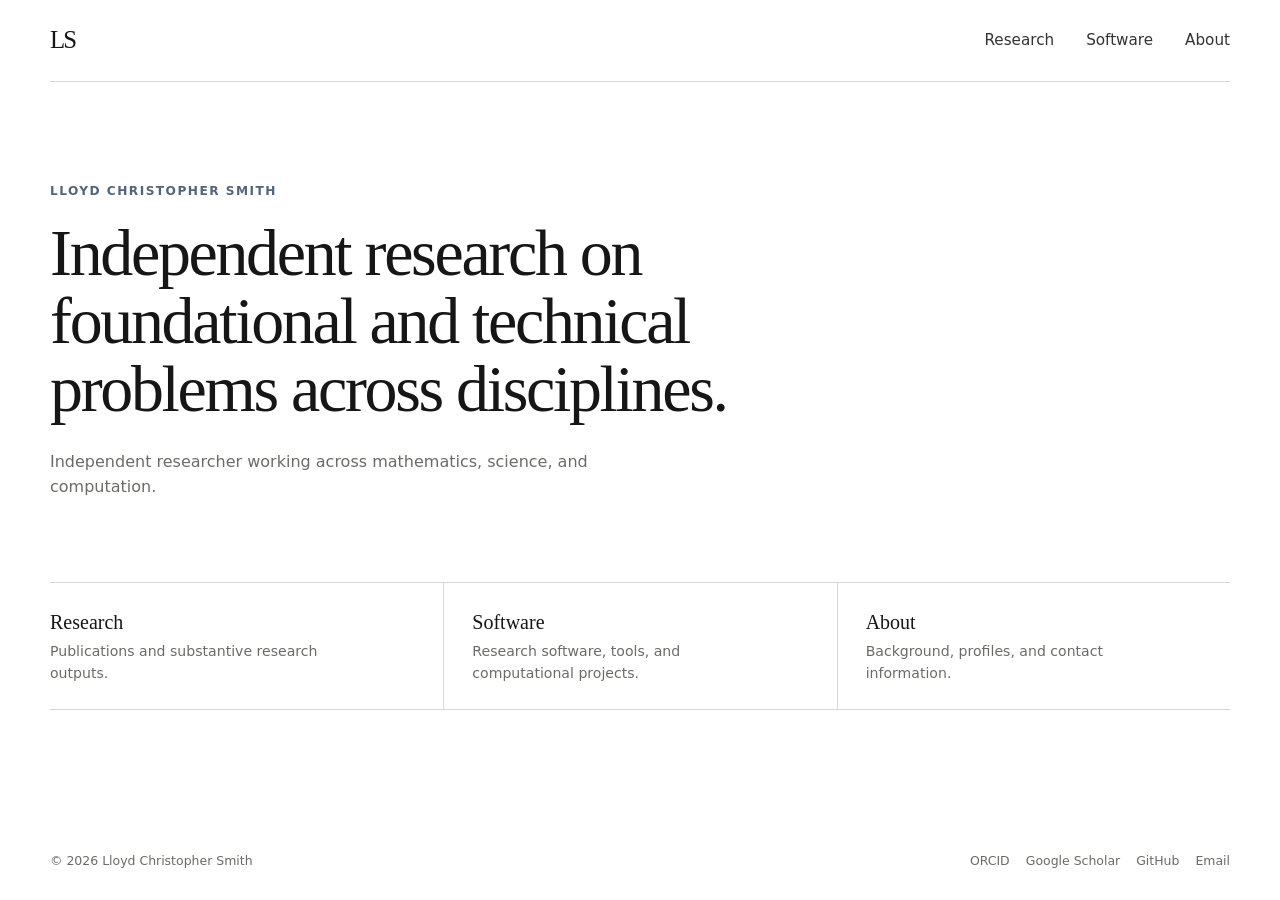
<file: index.html>
<!doctype html>
<html lang="en">
<head>
  <meta charset="utf-8">
  <meta name="viewport" content="width=device-width, initial-scale=1">
  <title>Lloyd Christopher Smith | Independent Researcher</title>
  <meta name="description" content="Independent research by Lloyd Christopher Smith across mathematics, science, and computation.">
  <meta name="author" content="Lloyd Christopher Smith">
  <meta name="theme-color" content="#fbfaf7">
  <link rel="canonical" href="https://lloydchristophersmith.com/">
  <link rel="me" href="https://orcid.org/0009-0001-9763-8435">
  <link rel="icon" href="/favicon.svg" type="image/svg+xml">
  <link rel="stylesheet" href="/styles.css">
  <script type="application/ld+json">
  {
    "@context": "https://schema.org",
    "@type": "Person",
    "name": "Lloyd Christopher Smith",
    "url": "https://lloydchristophersmith.com/",
    "jobTitle": "Independent Researcher",
    "email": "contact@lloydchristophersmith.com",
    "sameAs": [
      "https://orcid.org/0009-0001-9763-8435",
      "https://scholar.google.com/citations?user=XT76F5QAAAAJ&hl=en",
      "https://github.com/Lloyd-C-Smith"
    ]
  }
  </script>
</head>
<body>
  <div class="site">
    <header class="header">
      <a class="home-mark" href="/" aria-label="Home">LS</a>
      <nav aria-label="Primary navigation">
        <a href="/research/">Research</a>
        <a href="/software/">Software</a>
        <a href="/about/">About</a>
      </nav>
    </header>

    <main>
      <section class="hero">
        <p class="eyebrow">Lloyd Christopher Smith</p>
        <h1>Independent research on foundational and technical problems across disciplines.</h1>
        <p class="standfirst">Independent researcher working across mathematics, science, and computation.</p>
      </section>

      <section class="routes" aria-label="Sections">
        <a href="/research/">
          <span class="route-title">Research</span>
          <span class="route-copy">Publications and substantive research outputs.</span>
        </a>
        <a href="/software/">
          <span class="route-title">Software</span>
          <span class="route-copy">Research software, tools, and computational projects.</span>
        </a>
        <a href="/about/">
          <span class="route-title">About</span>
          <span class="route-copy">Background, profiles, and contact information.</span>
        </a>
      </section>
    </main>

    <footer class="footer">
      <span>© 2026 Lloyd Christopher Smith</span>
      <div class="footer-links">
        <a href="https://orcid.org/0009-0001-9763-8435" rel="me">ORCID</a>
        <a href="https://scholar.google.com/citations?user=XT76F5QAAAAJ&hl=en">Google Scholar</a>
        <a href="https://github.com/Lloyd-C-Smith">GitHub</a>
        <a href="mailto:contact@lloydchristophersmith.com">Email</a>
      </div>
    </footer>
  </div>
</body>
</html>
</file>
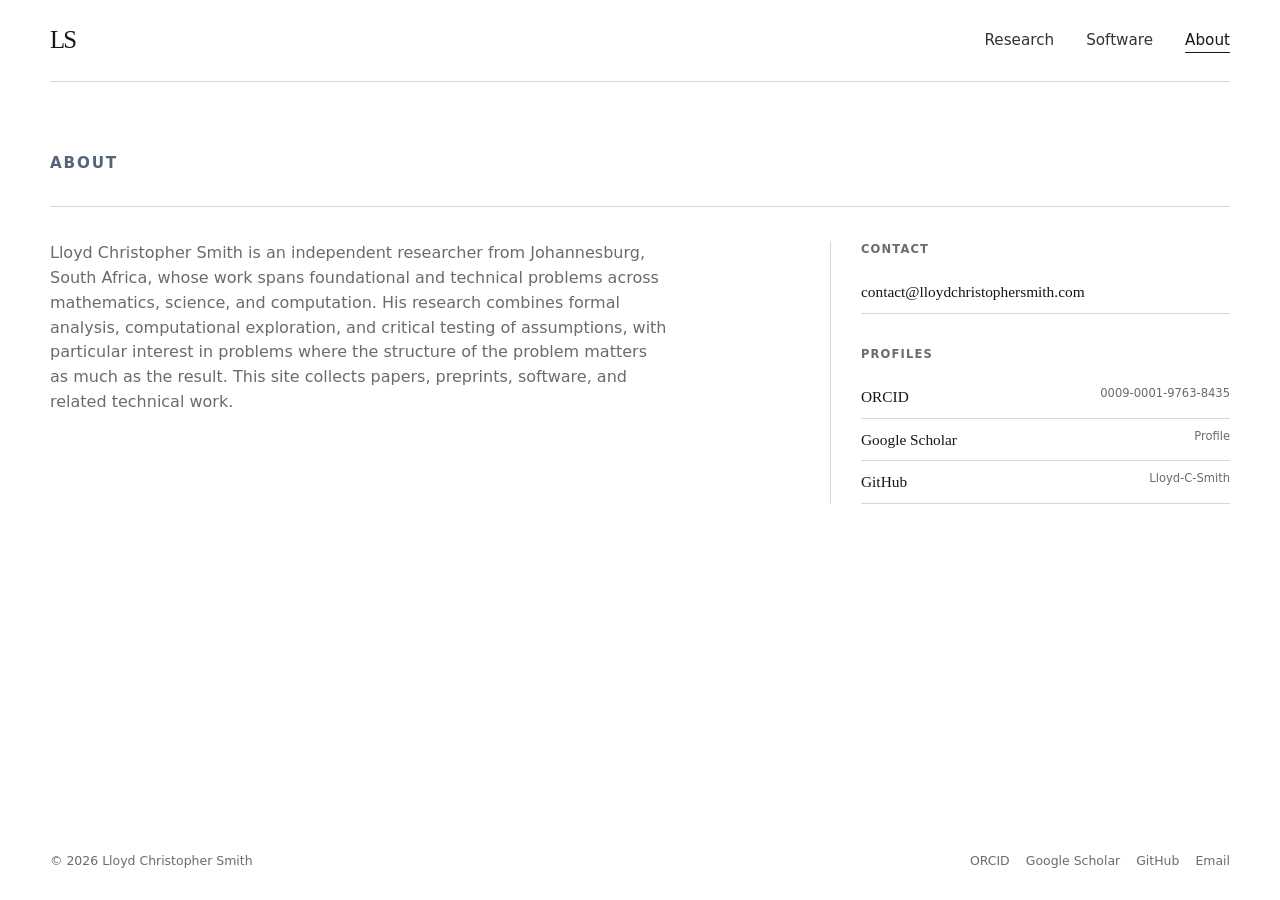
<file: about/index.html>
<!doctype html>
<html lang="en">
<head>
  <meta charset="utf-8">
  <meta name="viewport" content="width=device-width, initial-scale=1">
  <title>About | Lloyd Christopher Smith</title>
  <meta name="description" content="About Lloyd Christopher Smith, independent researcher.">
  <meta name="author" content="Lloyd Christopher Smith">
  <meta name="theme-color" content="#fbfaf7">
  <link rel="canonical" href="https://lloydchristophersmith.com/about/">
  <link rel="me" href="https://orcid.org/0009-0001-9763-8435">
  <link rel="icon" href="/favicon.svg" type="image/svg+xml">
  <link rel="stylesheet" href="/styles.css?v=20260819-0954">
  <style>
    .bio {
      max-width: 620px;
      margin: 0;
      color: var(--muted);
      font-family: var(--sans);
      font-size: 1rem;
      line-height: 1.55;
      letter-spacing: 0;
    }
  </style>
</head>
<body>
  <div class="site">
    <header class="header">
      <a class="home-mark" href="/" aria-label="Home">LS</a>
      <nav aria-label="Primary navigation">
        <a href="/research/">Research</a>
        <a href="/software/">Software</a>
        <a href="/about/" aria-current="page">About</a>
      </nav>
    </header>

    <main class="page-main">
      <header class="page-header">
        <h1>About</h1>
      </header>

      <section class="about-grid">
        <p class="bio">Lloyd Christopher Smith is an independent researcher from Johannesburg, South Africa, whose work spans foundational and technical problems across mathematics, science, and computation. His research combines formal analysis, computational exploration, and critical testing of assumptions, with particular interest in problems where the structure of the problem matters as much as the result. This site collects papers, preprints, software, and related technical work.</p>
        <div class="details">
          <div class="detail-group">
            <h2>Contact</h2>
            <a href="mailto:contact@lloydchristophersmith.com">contact@lloydchristophersmith.com</a>
          </div>
          <div class="detail-group">
            <h2>Profiles</h2>
            <a href="https://orcid.org/0009-0001-9763-8435" rel="me">ORCID <span>0009-0001-9763-8435</span></a>
            <a href="https://scholar.google.com/citations?user=XT76F5QAAAAJ&hl=en">Google Scholar <span>Profile</span></a>
            <a href="https://github.com/Lloyd-C-Smith">GitHub <span>Lloyd-C-Smith</span></a>
          </div>
        </div>
      </section>
    </main>

    <footer class="footer">
      <span>© 2026 Lloyd Christopher Smith</span>
      <div class="footer-links">
        <a href="https://orcid.org/0009-0001-9763-8435" rel="me">ORCID</a>
        <a href="https://scholar.google.com/citations?user=XT76F5QAAAAJ&hl=en">Google Scholar</a>
        <a href="https://github.com/Lloyd-C-Smith">GitHub</a>
        <a href="mailto:contact@lloydchristophersmith.com">Email</a>
      </div>
    </footer>
  </div>
</body>
</html>
</file>
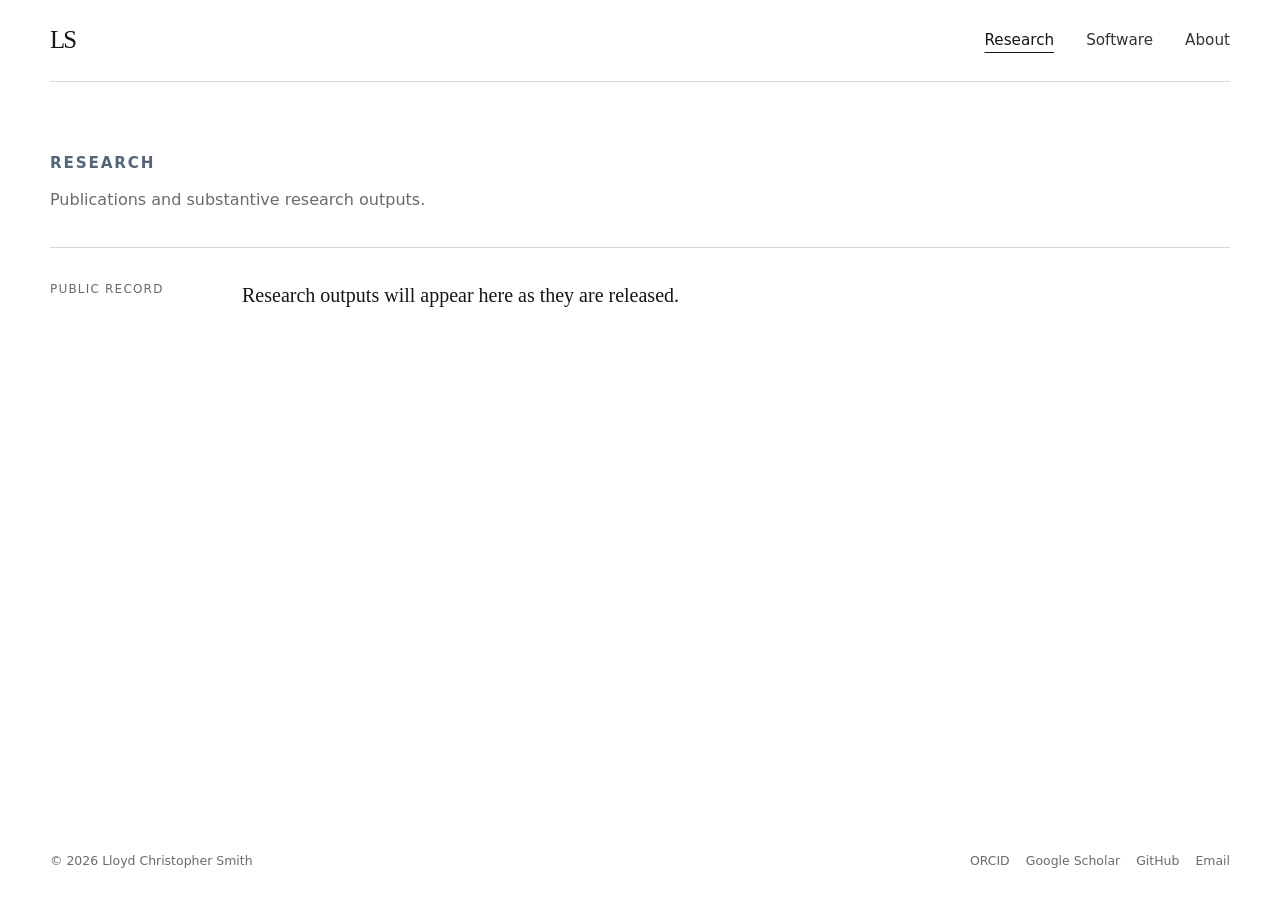
<file: research/index.html>
<!doctype html>
<html lang="en">
<head>
  <meta charset="utf-8">
  <meta name="viewport" content="width=device-width, initial-scale=1">
  <title>Research | Lloyd Christopher Smith</title>
  <meta name="description" content="Publications and substantive research outputs by Lloyd Christopher Smith.">
  <meta name="author" content="Lloyd Christopher Smith">
  <meta name="theme-color" content="#fbfaf7">
  <link rel="canonical" href="https://lloydchristophersmith.com/research/">
  <link rel="icon" href="/favicon.svg" type="image/svg+xml">
  <link rel="stylesheet" href="/styles.css?v=20260819-0954">
</head>
<body>
  <div class="site">
    <header class="header">
      <a class="home-mark" href="/" aria-label="Home">LS</a>
      <nav aria-label="Primary navigation">
        <a href="/research/" aria-current="page">Research</a>
        <a href="/software/">Software</a>
        <a href="/about/">About</a>
      </nav>
    </header>

    <main class="page-main">
      <header class="page-header">
        <h1>Research</h1>
        <p>Publications and substantive research outputs.</p>
      </header>

      <section class="listing" aria-labelledby="research-list">
        <h2 id="research-list" class="sr-only">Research outputs</h2>
        <div class="empty-state">
          <span class="empty-label">Public record</span>
          <p>Research outputs will appear here as they are released.</p>
        </div>
        <!--
        Future publication entry:
        <article class="entry">
          <div class="entry-meta">2026 · Preprint</div>
          <h2>Publication title</h2>
          <p>Short abstract or description.</p>
          <div class="entry-links">
            <a href="#">PDF</a>
            <a href="#">DOI</a>
            <a href="#">Citation</a>
            <a href="#">Code</a>
            <a href="#">Supplement</a>
          </div>
        </article>
        -->
      </section>
    </main>

    <footer class="footer">
      <span>© 2026 Lloyd Christopher Smith</span>
      <div class="footer-links">
        <a href="https://orcid.org/0009-0001-9763-8435" rel="me">ORCID</a>
        <a href="https://scholar.google.com/citations?user=XT76F5QAAAAJ&hl=en">Google Scholar</a>
        <a href="https://github.com/Lloyd-C-Smith">GitHub</a>
        <a href="mailto:contact@lloydchristophersmith.com">Email</a>
      </div>
    </footer>
  </div>
</body>
</html>
</file>
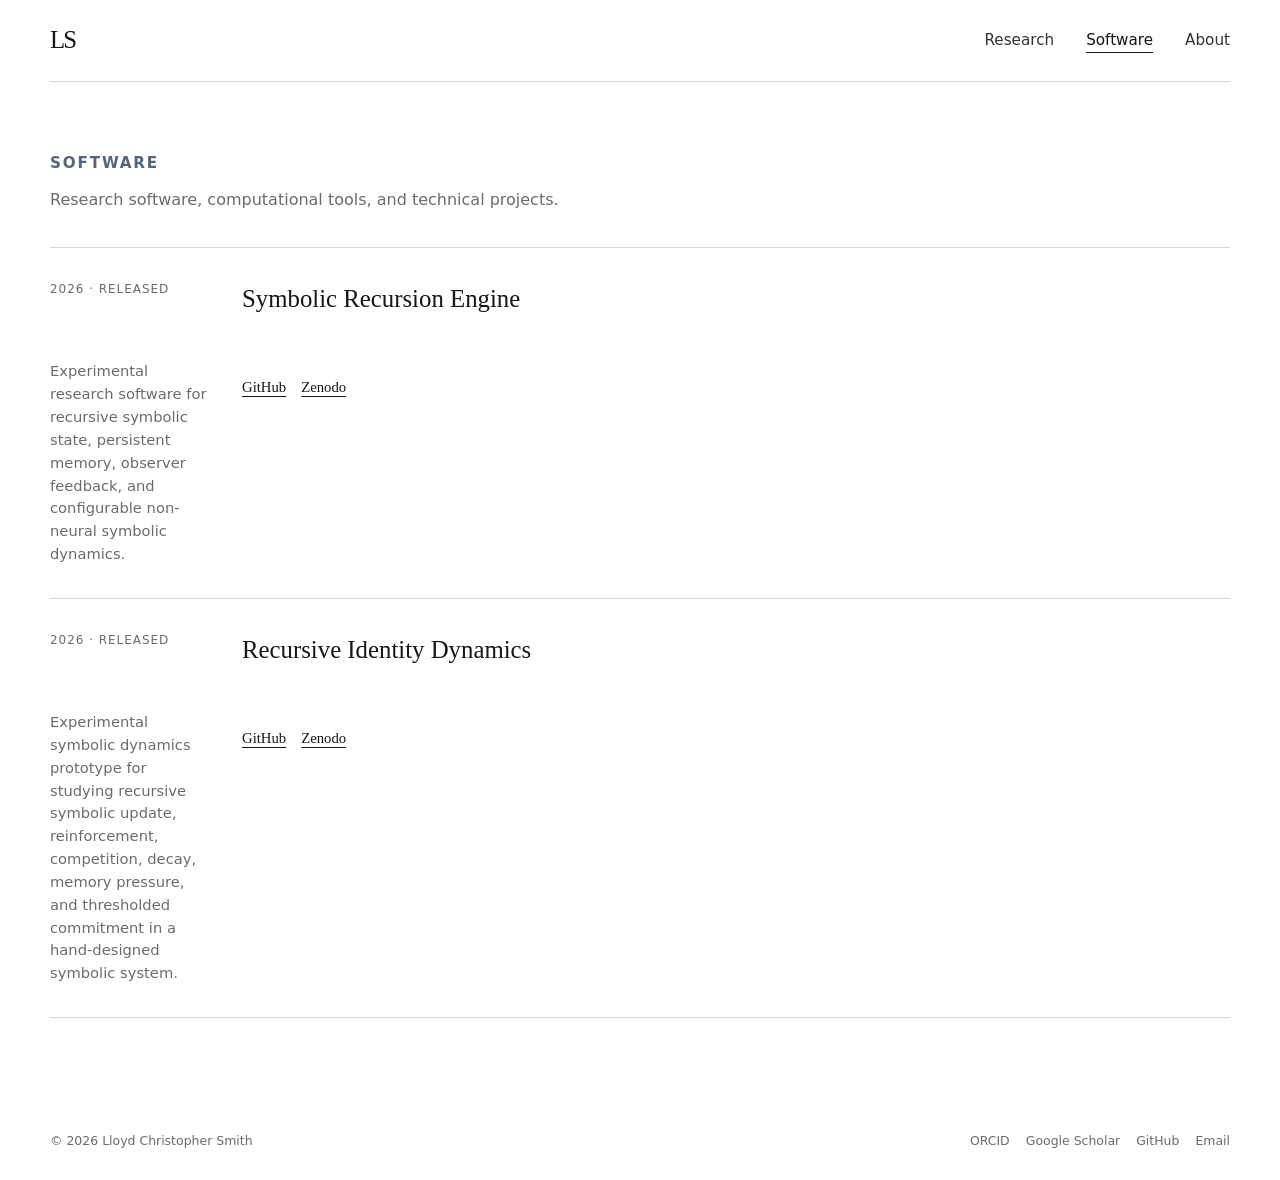
<file: software/index.html>
<!doctype html>
<html lang="en">
<head>
  <meta charset="utf-8">
  <meta name="viewport" content="width=device-width, initial-scale=1">
  <title>Software | Lloyd Christopher Smith</title>
  <meta name="description" content="Research software and computational projects by Lloyd Christopher Smith.">
  <meta name="author" content="Lloyd Christopher Smith">
  <meta name="theme-color" content="#fbfaf7">
  <link rel="canonical" href="https://lloydchristophersmith.com/software/">
  <link rel="icon" href="/favicon.svg" type="image/svg+xml">
  <link rel="stylesheet" href="/styles.css?v=20260819-0954">
</head>
<body>
  <div class="site">
    <header class="header">
      <a class="home-mark" href="/" aria-label="Home">LS</a>
      <nav aria-label="Primary navigation">
        <a href="/research/">Research</a>
        <a href="/software/" aria-current="page">Software</a>
        <a href="/about/">About</a>
      </nav>
    </header>

    <main class="page-main">
      <header class="page-header">
        <h1>Software</h1>
        <p>Research software, computational tools, and technical projects.</p>
      </header>

      <section class="listing" aria-labelledby="software-list">
        <h2 id="software-list" class="sr-only">Software projects</h2>

        <article class="entry">
          <div class="entry-meta">2026 · Released</div>
          <h2>Symbolic Recursion Engine</h2>
          <p>Experimental research software for recursive symbolic state, persistent memory, observer feedback, and configurable non-neural symbolic dynamics.</p>
          <div class="entry-links">
            <a href="https://github.com/Lloyd-C-Smith/Symbolic-Recursion-Engine">GitHub</a>
            <a href="https://doi.org/10.5281/zenodo.21132897">Zenodo</a>
          </div>
        </article>

        <article class="entry">
          <div class="entry-meta">2026 · Released</div>
          <h2>Recursive Identity Dynamics</h2>
          <p>Experimental symbolic dynamics prototype for studying recursive symbolic update, reinforcement, competition, decay, memory pressure, and thresholded commitment in a hand-designed symbolic system.</p>
          <div class="entry-links">
            <a href="https://github.com/Lloyd-C-Smith/recursive-identity-dynamics">GitHub</a>
            <a href="https://doi.org/10.5281/zenodo.21131741">Zenodo</a>
          </div>
        </article>
      </section>
    </main>

    <footer class="footer">
      <span>© 2026 Lloyd Christopher Smith</span>
      <div class="footer-links">
        <a href="https://orcid.org/0009-0001-9763-8435" rel="me">ORCID</a>
        <a href="https://scholar.google.com/citations?user=XT76F5QAAAAJ&hl=en">Google Scholar</a>
        <a href="https://github.com/Lloyd-C-Smith">GitHub</a>
        <a href="mailto:contact@lloydchristophersmith.com">Email</a>
      </div>
    </footer>
  </div>
</body>
</html>
</file>
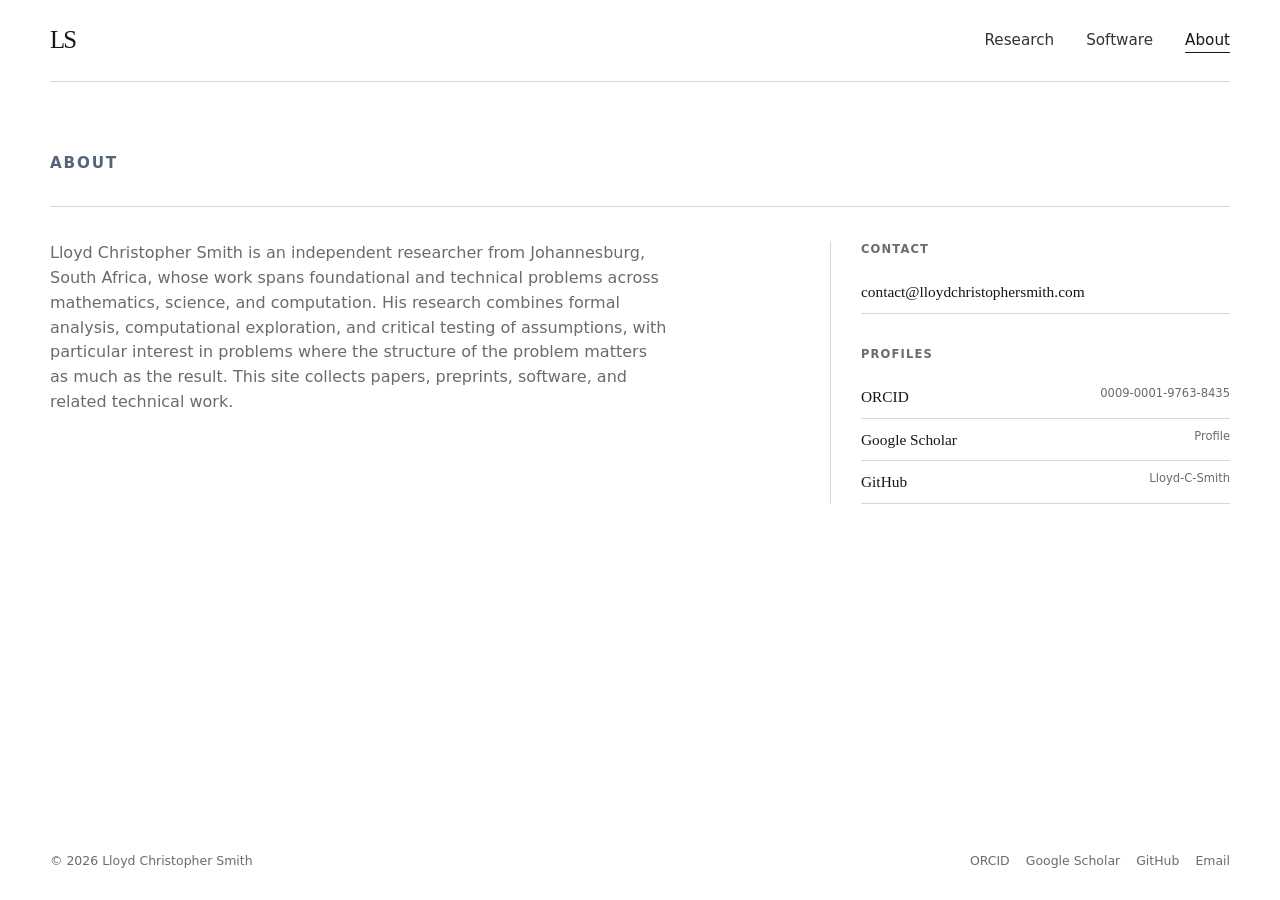
<file: about.html>
<!doctype html>
<html lang="en">
<head>
  <meta charset="utf-8">
  <meta name="robots" content="noindex">
  <meta http-equiv="refresh" content="0; url=/about/">
  <link rel="canonical" href="https://lloydchristophersmith.com/about/">
  <title>About | Lloyd Christopher Smith</title>
  <script>location.replace('/about/' + location.search + location.hash);</script>
</head>
<body>
  <p><a href="/about/">About</a></p>
</body>
</html>
</file>
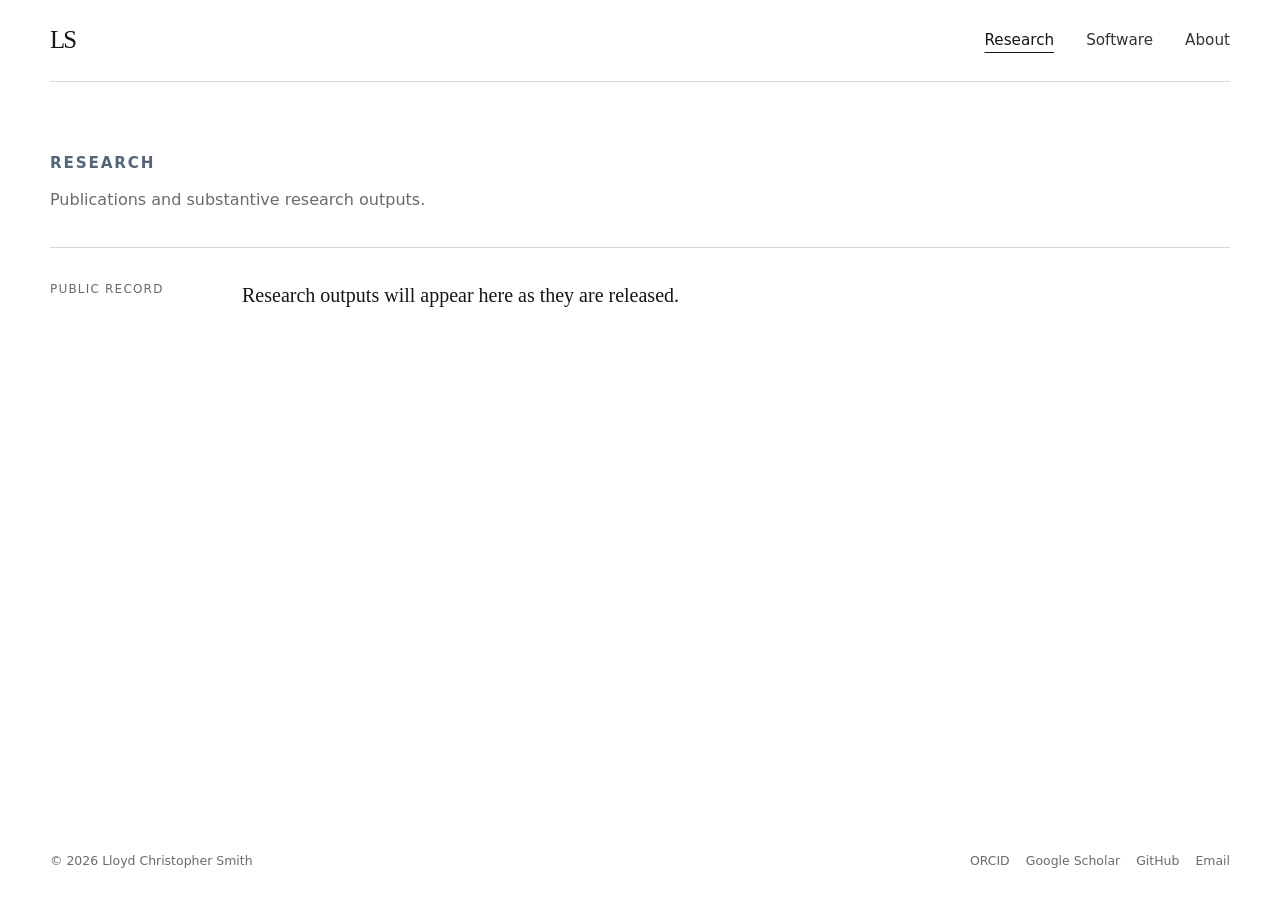
<file: research.html>
<!doctype html>
<html lang="en">
<head>
  <meta charset="utf-8">
  <meta name="robots" content="noindex">
  <meta http-equiv="refresh" content="0; url=/research/">
  <link rel="canonical" href="https://lloydchristophersmith.com/research/">
  <title>Research | Lloyd Christopher Smith</title>
  <script>location.replace('/research/' + location.search + location.hash);</script>
</head>
<body>
  <p><a href="/research/">Research</a></p>
</body>
</html>
</file>
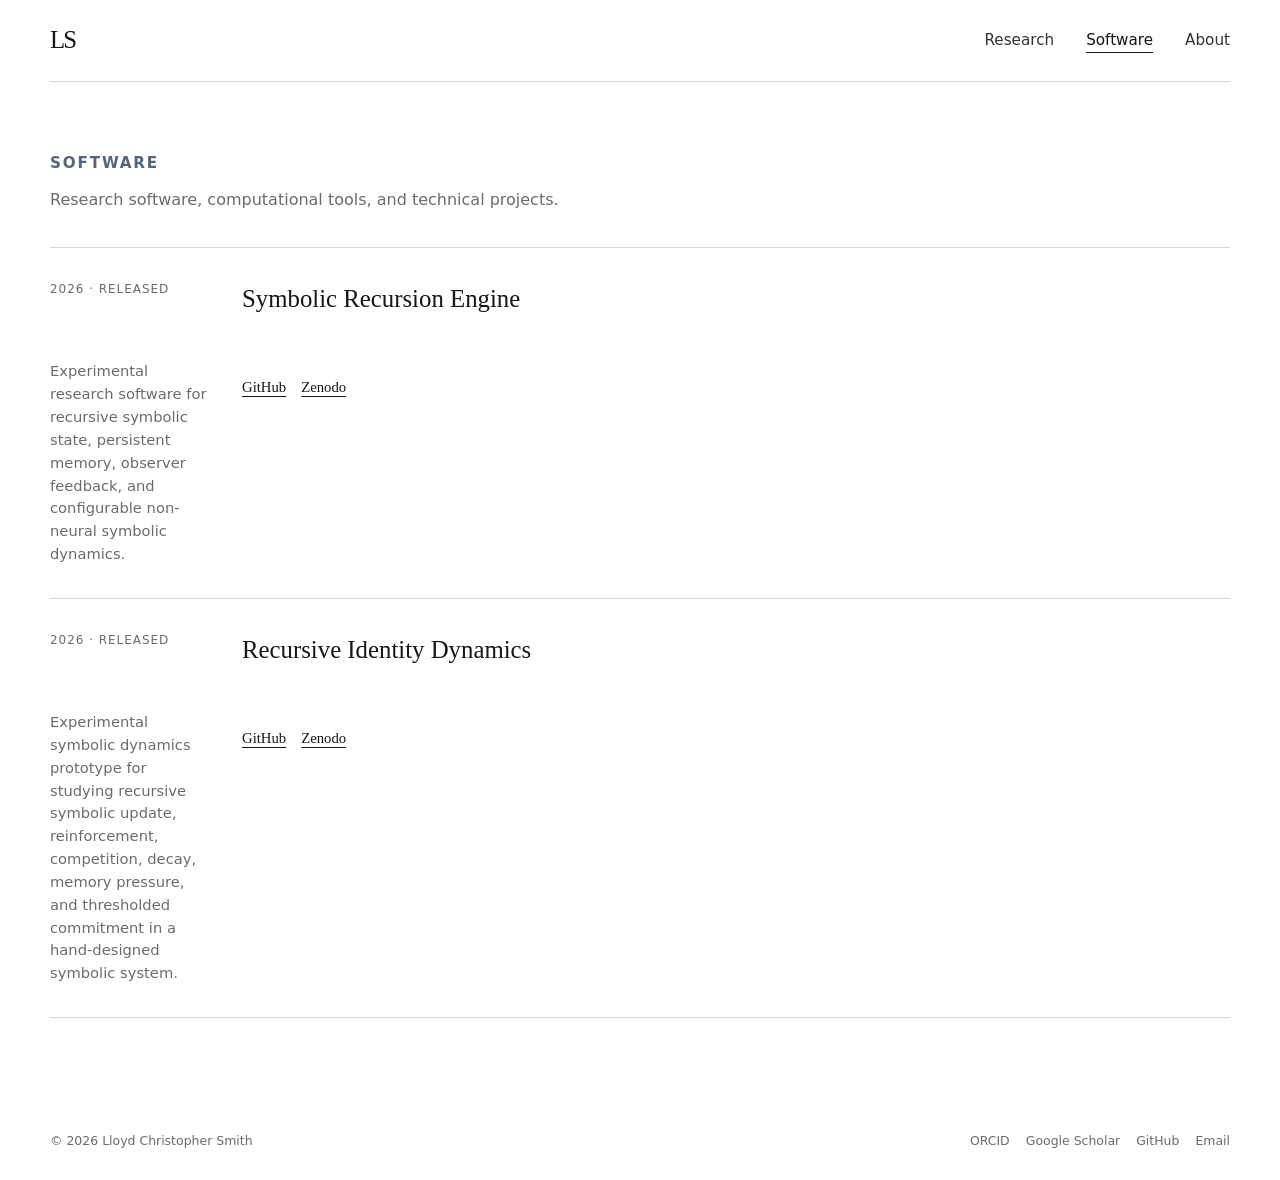
<file: software.html>
<!doctype html>
<html lang="en">
<head>
  <meta charset="utf-8">
  <meta name="robots" content="noindex">
  <meta http-equiv="refresh" content="0; url=/software/">
  <link rel="canonical" href="https://lloydchristophersmith.com/software/">
  <title>Software | Lloyd Christopher Smith</title>
  <script>location.replace('/software/' + location.search + location.hash);</script>
</head>
<body>
  <p><a href="/software/">Software</a></p>
</body>
</html>
</file>
<file: styles.css>
* { box-sizing: border-box; }
:root {
  --paper: #ffffff;
  --ink: #161616;
  --muted: #6b6b68;
  --line: #d9d7d0;
  --accent: #54657a;
  --max: 1180px;
  --serif: Georgia, "Times New Roman", serif;
  --sans: Inter, ui-sans-serif, system-ui, -apple-system, BlinkMacSystemFont, "Segoe UI", sans-serif;
}
html { background: var(--paper); }
body {
  margin: 0;
  min-height: 100vh;
  color: var(--ink);
  background: var(--paper);
  font-family: var(--sans);
  line-height: 1.55;
  text-rendering: optimizeLegibility;
  -webkit-font-smoothing: antialiased;
}
a { color: inherit; text-decoration: none; }
a:focus-visible { outline: 2px solid var(--accent); outline-offset: 4px; }
.site {
  width: min(calc(100% - 64px), var(--max));
  min-height: 100vh;
  margin: 0 auto;
  display: flex;
  flex-direction: column;
}
.header {
  height: 82px;
  display: flex;
  align-items: center;
  justify-content: space-between;
  border-bottom: 1px solid var(--line);
}
.home-mark {
  font-family: var(--serif);
  font-size: 1.55rem;
  letter-spacing: -0.08em;
  line-height: 1;
}
.home-mark:hover { color: var(--accent); }
nav { display: flex; gap: 32px; font-size: .95rem; }
nav a { color: #333; }
nav a:hover,
nav a[aria-current="page"] { color: var(--ink); }
nav a[aria-current="page"] { text-decoration: underline; text-underline-offset: 7px; text-decoration-thickness: 1px; }
main { flex: 1; }
.hero {
  min-height: 500px;
  max-width: 900px;
  padding: 92px 0 74px;
  display: flex;
  flex-direction: column;
  justify-content: center;
}
.eyebrow {
  margin: 0 0 18px;
  color: var(--accent);
  font-size: .76rem;
  font-weight: 650;
  letter-spacing: .12em;
  text-transform: uppercase;
}
.hero h1,
.page-header h1,
.not-found h1 {
  margin: 0;
  font-family: var(--serif);
  font-weight: 400;
  letter-spacing: -.035em;
}
.hero h1 {
  max-width: 860px;
  font-size: clamp(3.25rem, 5.15vw, 4.85rem);
  line-height: 1.03;
}
.standfirst {
  max-width: 620px;
  margin: 28px 0 0;
  color: var(--muted);
  font-size: 1rem;
}
.routes {
  display: grid;
  grid-template-columns: repeat(3, 1fr);
  border-top: 1px solid var(--line);
  border-bottom: 1px solid var(--line);
}
.routes a {
  min-height: 126px;
  padding: 24px 28px 24px 0;
  display: flex;
  flex-direction: column;
  justify-content: space-between;
}
.routes a + a { padding-left: 28px; border-left: 1px solid var(--line); }
.route-title {
  font-family: var(--serif);
  font-size: 1.25rem;
}
.route-copy { max-width: 270px; color: var(--muted); font-size: .88rem; line-height: 1.55; }
.routes a:hover .route-title { text-decoration: underline; text-underline-offset: 4px; }
.footer {
  min-height: 74px;
  padding: 22px 0 26px;
  display: flex;
  align-items: center;
  justify-content: space-between;
  gap: 24px;
  color: var(--muted);
  font-size: .78rem;
}
.footer-links { display: flex; gap: 16px; flex-wrap: wrap; }
.footer-links a:hover { color: var(--ink); }
.page-main { padding: 72px 0 88px; }
.page-header { max-width: 760px; padding-bottom: 42px; }
.page-header h1 { font-size: clamp(3.2rem, 5vw, 4.8rem); line-height: 1; }
.page-header > p:last-child { max-width: 620px; margin: 22px 0 0; color: var(--muted); font-size: 1rem; }
.listing { border-top: 1px solid var(--line); }
.empty-state {
  min-height: 220px;
  display: grid;
  grid-template-columns: 160px 1fr;
  gap: 32px;
  padding: 32px 0;
}
.empty-label { color: var(--muted); font-size: .75rem; text-transform: uppercase; letter-spacing: .1em; }
.empty-state p { max-width: 560px; margin: 0; font-family: var(--serif); font-size: 1.25rem; line-height: 1.5; }
.entry { display: grid; grid-template-columns: 160px 1fr; gap: 32px; padding: 32px 0; border-bottom: 1px solid var(--line); }
.entry-meta { color: var(--muted); font-size: .75rem; text-transform: uppercase; letter-spacing: .08em; }
.entry h2 { margin: 0 0 10px; font-family: var(--serif); font-size: 1.55rem; font-weight: 400; }
.entry p { max-width: 700px; margin: 0; color: var(--muted); font-size: .92rem; }
.entry-links { grid-column: 2; margin-top: 16px; display: flex; gap: 15px; flex-wrap: wrap; }
.entry-links a { font-family: var(--serif); font-size: .92rem; text-decoration: underline; text-underline-offset: 4px; }
.about-grid { display: grid; grid-template-columns: 1.4fr .8fr; gap: 80px; border-top: 1px solid var(--line); padding-top: 34px; }
.bio { max-width: 760px; margin: 0; font-family: var(--serif); font-size: clamp(1.55rem, 2.3vw, 2.15rem); line-height: 1.42; letter-spacing: -.018em; }
.details { border-left: 1px solid var(--line); padding-left: 30px; }
.detail-group + .detail-group { margin-top: 32px; }
.detail-group h2 { margin: 0 0 12px; color: var(--muted); font-size: .72rem; text-transform: uppercase; letter-spacing: .1em; font-weight: 650; }
.detail-group a { display: block; padding: 9px 0; border-bottom: 1px solid var(--line); font-family: var(--serif); font-size: .96rem; }
.detail-group a span { float: right; color: var(--muted); font-family: var(--sans); font-size: .72rem; }
.detail-group a:hover { text-decoration: underline; text-underline-offset: 4px; }
.not-found { min-height: 560px; display: flex; flex-direction: column; justify-content: center; }
.not-found h1 { font-size: clamp(3rem, 5vw, 4.5rem); }
.not-found > p:not(.eyebrow) { margin: 18px 0; color: var(--muted); }
.text-link { width: fit-content; font-family: var(--serif); text-decoration: underline; text-underline-offset: 4px; }
.sr-only { position: absolute; width: 1px; height: 1px; padding: 0; margin: -1px; overflow: hidden; clip: rect(0,0,0,0); white-space: nowrap; border: 0; }
@media (max-width: 820px) {
  .site { width: min(calc(100% - 40px), var(--max)); }
  .header { height: 72px; }
  nav { gap: 20px; font-size: .9rem; }
  .hero { min-height: 420px; padding: 62px 0 52px; }
  .hero h1 { font-size: clamp(2.8rem, 8vw, 4rem); }
  .routes { grid-template-columns: 1fr; }
  .routes a, .routes a + a { min-height: 96px; padding: 18px 0; border-left: 0; }
  .routes a + a { border-top: 1px solid var(--line); }
  .route-copy { max-width: none; }
  .page-main { padding: 54px 0 70px; }
  .about-grid { grid-template-columns: 1fr; gap: 46px; }
  .details { border-left: 0; padding-left: 0; }
  .empty-state, .entry { grid-template-columns: 1fr; gap: 12px; }
  .entry-links { grid-column: 1; }
  .footer { align-items: flex-start; flex-direction: column; gap: 8px; }
}
@media (max-width: 460px) {
  .site { width: calc(100% - 30px); }
  nav { gap: 15px; font-size: .86rem; }
  .home-mark { font-size: 1.35rem; }
  .hero { min-height: 390px; padding: 50px 0 44px; }
  .hero h1 { font-size: clamp(2.55rem, 12vw, 3.3rem); }
  .standfirst { margin-top: 22px; }
  .page-header h1 { font-size: 3rem; }
  .detail-group a span { float: none; display: block; margin-top: 3px; }
}

/* Compact section page headers */
.page-header { padding-bottom: 34px; }
.page-header h1 {
  margin: 0;
  color: var(--accent);
  font-family: var(--sans);
  font-size: .95rem;
  line-height: 1.2;
  font-weight: 650;
  letter-spacing: .12em;
  text-transform: uppercase;
}
.page-header > p:last-child { margin-top: 16px; }
@media (max-width: 460px) {
  .page-header h1 { font-size: .9rem; }
}
</file>
